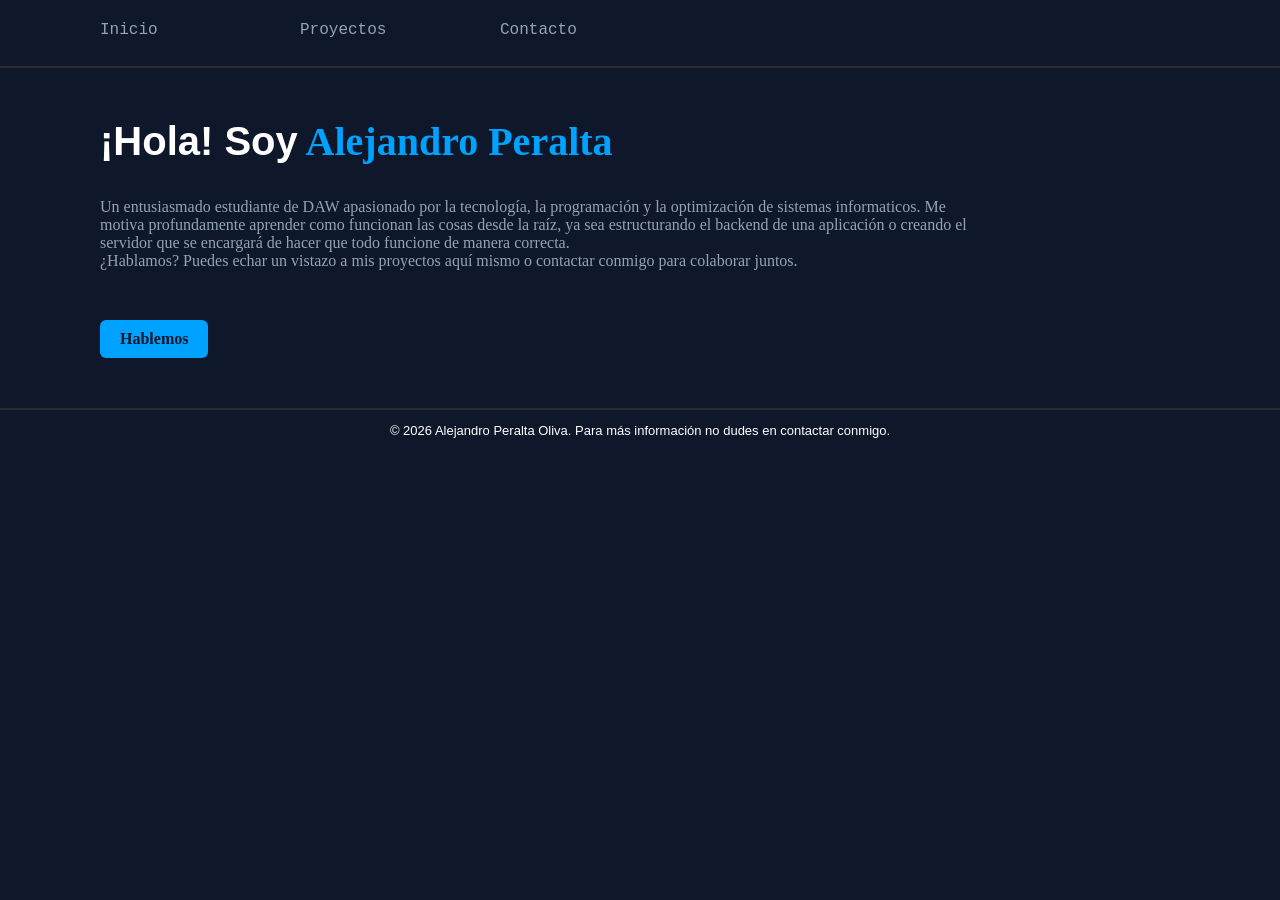
<file: Blog Personal/index.html>
<!DOCTYPE html>
<html lang="en">
<head>
    <meta charset="UTF-8">
    <meta name="viewport" content="width=device-width, initial-scale=1.0">
    <title>Blog Personal</title>
    <link rel="stylesheet" href="css/style.css">
    <link rel="icon" href="assets/Logo.png" type="image/png">
</head>

<header class="cabecera">
    
    <!--Creamos el navegador-->
    <nav class="navegador">
         <ul class="menu">
            <li><a href="#inicio" class="enlaces_navegador">Inicio</a></li>
            <li><a href="#proyectos" class="enlaces_navegador">Proyectos</a></li>
            <li><a href="#contacto" class="enlaces_navegador">Contacto</a></li>
        </ul>
    </nav>

</header>

<body>

    <section id="inicio">
        
    <h1 class="titulo">¡Hola! Soy<span> Alejandro Peralta</span></h1>

    <!-- Texto de introducción -->
    <p class="texto_introduccion">
    Un entusiasmado estudiante de DAW apasionado por la tecnología, la programación y la optimización de sistemas informaticos. Me motiva profundamente aprender como funcionan las cosas desde la raíz, ya sea estructurando el backend de una aplicación o creando el servidor que se encargará de hacer que todo funcione de manera correcta.<br>

    ¿Hablamos? Puedes echar un vistazo a mis proyectos aquí mismo o contactar conmigo para colaborar juntos. <br>
    </p>

    <!-- Botón que accede a la sección contacto -->
     <a href="#contacto" class="btn-contacto">Hablemos</a>
   
    </section>

    <section id="proyectos">

        <div class="web"></div>

        <div class="app"></div>

        <div class="server"></div>

    </section>


</body>

    <!-- Footer y contacto -->

<footer class="footer">
    <p id="texto_final">© 2026 Alejandro Peralta Oliva. Para más información no dudes en contactar conmigo.</p>
</footer>

</html>
</file>
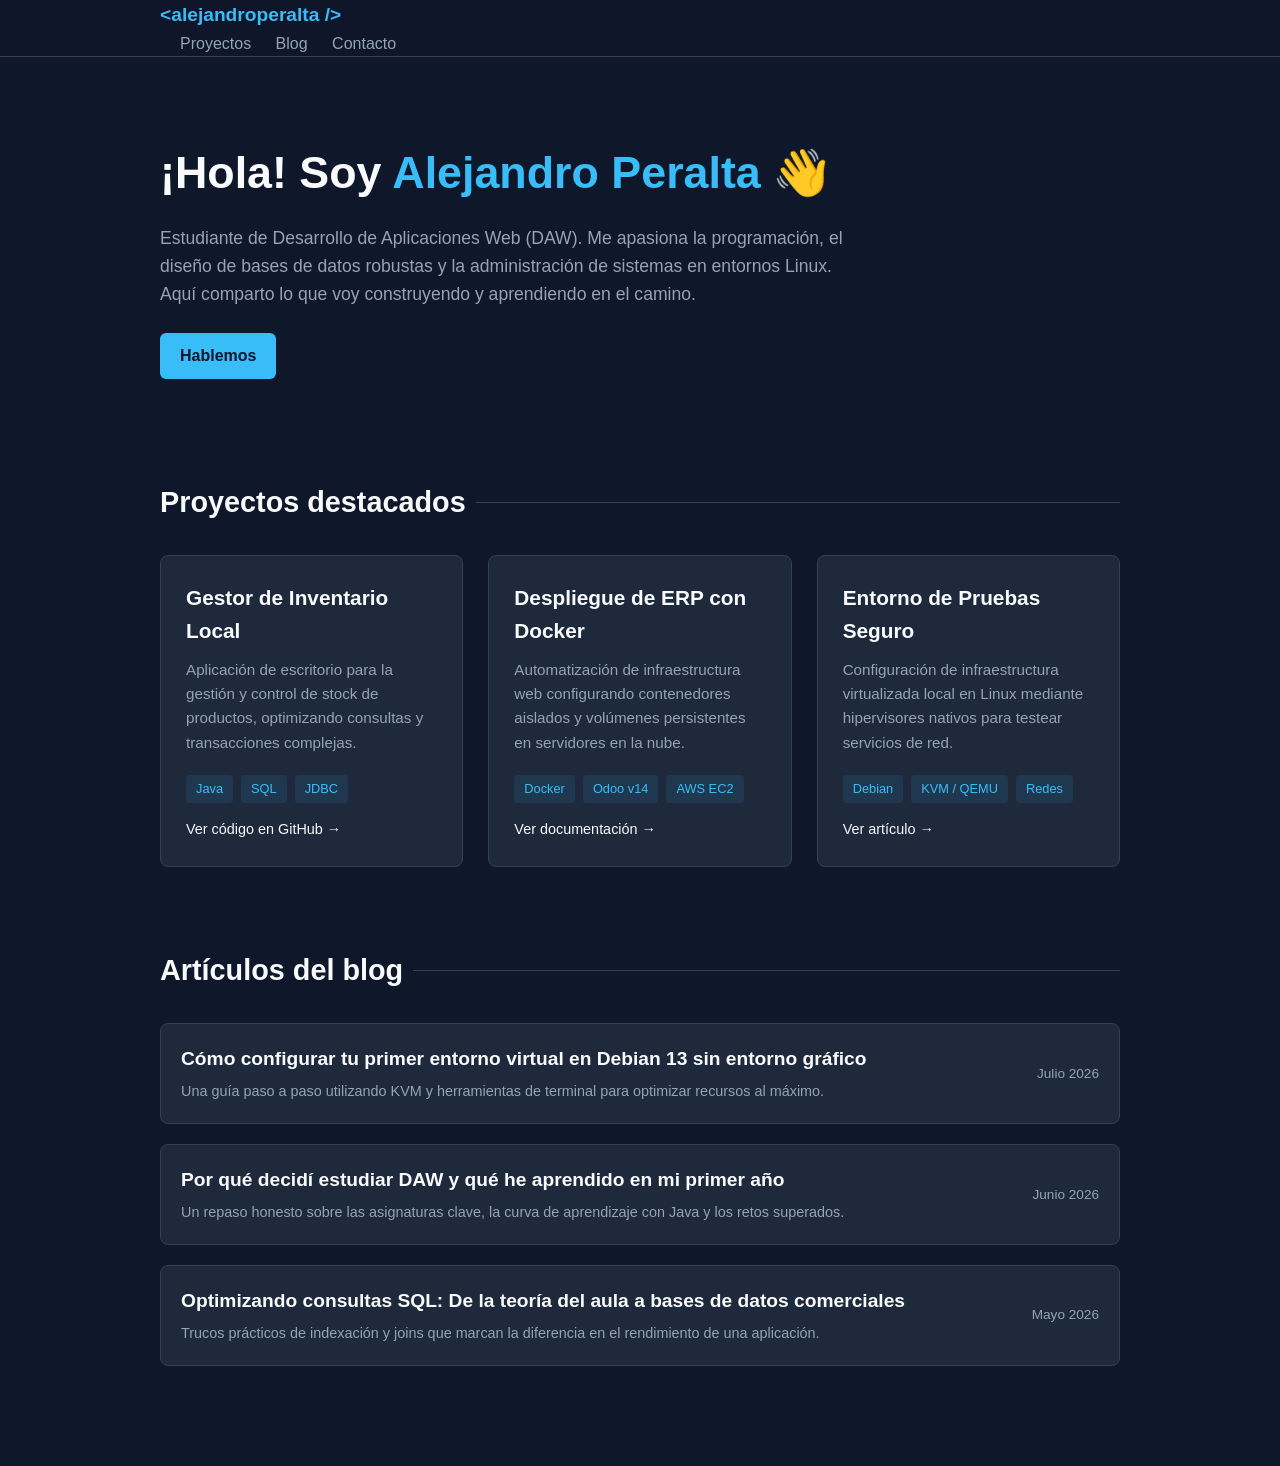
<file: Blog Personal/IA.html>
<!DOCTYPE html>
<html lang="es">
<head>
    <meta charset="UTF-8">
    <meta name="viewport" content="width=device-width, initial-scale=1.0">
    <title>Alejandro Peralta | Blog & Porfolio</title>
    <style>
        /* --- VARIABLES DE COLOR (Tema Oscuro/Tech) --- */
        :root {
            --bg-principal: #0f172a;
            --bg-tarjeta: #1e293b;
            --texto-principal: #f8fafc;
            --texto-secundario: #94a3b8;
            --color-acento: #38bdf8;
            --color-acento-hover: #0ea5e9;
            --borde: #334155;
        }

        /* --- ESTILOS GENERALES --- */
        * {
            box-sizing: border-box;
            margin: 0;
            padding: 0;
        }

        body {
            font-family: -apple-system, BlinkMacSystemFont, "Segoe UI", Roboto, Helvetica, Arial, sans-serif;
            background-color: var(--bg-principal);
            color: var(--texto-principal);
            line-height: 1.6;
            padding-bottom: 60px;
        }

        .contenedor {
            max-width: 1000px;
            margin: 0 auto;
            padding: 0 20px;
        }

        /* --- CABECERA / NAV --- */
        header {
            border-bottom: 1px solid var(--borde);
            backdrop-filter: blur(8px);
            position: sticky;
            top: 0;
            background-color: rgba(15, 23, 42, 0.8);
            z-index: 100;
        }

        nav {
            display: flex;
            justify-content: space-between;
            align-items: center;
            height: 70px;
        }

        .logo {
            font-weight: 700;
            font-size: 1.2rem;
            color: var(--color-acento);
            text-decoration: none;
        }

        .enlaces-nav a {
            color: var(--texto-secundario);
            text-decoration: none;
            margin-left: 20px;
            font-weight: 500;
            transition: color 0.3s;
        }

        .enlaces-nav a:hover {
            color: var(--color-acento);
        }

        /* --- SECCIÓN INTRODUCCIÓN --- */
        .seccion-intro {
            padding: 80px 0 60px 0;
        }

        .seccion-intro h1 {
            font-size: 2.8rem;
            margin-bottom: 15px;
        }

        .seccion-intro h1 span {
            color: var(--color-acento);
        }

        .seccion-intro p {
            color: var(--texto-secundario);
            font-size: 1.1rem;
            max-width: 700px;
            margin-bottom: 25px;
        }

        /* --- BOTONES --- */
        .btn {
            display: inline-block;
            background-color: var(--color-acento);
            color: var(--bg-principal);
            padding: 10px 20px;
            border-radius: 6px;
            text-decoration: none;
            font-weight: 600;
            transition: background-color 0.3s;
        }

        .btn:hover {
            background-color: var(--color-acento-hover);
        }

        /* --- TITULARES DE SECCIÓN --- */
        .titulo-seccion {
            font-size: 1.8rem;
            margin-bottom: 30px;
            display: flex;
            align-items: center;
            gap: 10px;
        }

        .titulo-seccion::after {
            content: "";
            flex-grow: 1;
            height: 1px;
            background-color: var(--borde);
        }

        /* --- REJILLA DE PROYECTOS --- */
        .seccion-proyectos {
            padding: 40px 0;
        }

        .grid-proyectos {
            display: grid;
            grid-template-columns: repeat(auto-fit, minmax(300px, 1fr));
            gap: 25px;
        }

        .tarjeta-proyecto {
            background-color: var(--bg-tarjeta);
            border: 1px solid var(--borde);
            border-radius: 8px;
            padding: 25px;
            display: flex;
            flex-direction: column;
            justify-content: space-between;
            transition: transform 0.3s, border-color 0.3s;
        }

        .tarjeta-proyecto:hover {
            transform: translateY(-5px);
            border-color: var(--color-acento);
        }

        .tarjeta-proyecto h3 {
            margin-bottom: 10px;
            font-size: 1.3rem;
        }

        .tarjeta-proyecto p {
            color: var(--texto-secundario);
            font-size: 0.95rem;
            margin-bottom: 20px;
            flex-grow: 1;
        }

        .tags {
            display: flex;
            flex-wrap: wrap;
            gap: 8px;
            margin-bottom: 15px;
        }

        .tag {
            background-color: rgba(56, 189, 248, 0.1);
            color: var(--color-acento);
            padding: 4px 10px;
            border-radius: 4px;
            font-size: 0.8rem;
            font-weight: 500;
        }

        .enlace-proyecto {
            color: var(--texto-principal);
            text-decoration: none;
            font-weight: 500;
            font-size: 0.9rem;
            display: inline-flex;
            align-items: center;
            gap: 5px;
        }

        .enlace-proyecto:hover {
            color: var(--color-acento);
        }

        /* --- SECCIÓN BLOG (ENTRADAS RECIENTES) --- */
        .seccion-blog {
            padding: 40px 0;
        }

        .lista-entradas {
            display: flex;
            flex-direction: column;
            gap: 20px;
        }

        .tarjeta-entrada {
            background-color: var(--bg-tarjeta);
            border: 1px solid var(--borde);
            border-radius: 8px;
            padding: 20px;
            display: flex;
            justify-content: space-between;
            align-items: center;
            text-decoration: none;
            color: inherit;
            transition: border-color 0.3s;
        }

        .tarjeta-entrada:hover {
            border-color: var(--color-acento);
        }

        .info-entrada h3 {
            font-size: 1.2rem;
            margin-bottom: 5px;
        }

        .info-entrada p {
            color: var(--texto-secundario);
            font-size: 0.9rem;
        }

        .fecha-entrada {
            color: var(--texto-secundario);
            font-size: 0.85rem;
            white-space: nowrap;
            margin-left: 20px;
        }

        /* --- RESPONSIVE --- */
        @media (max-width: 600px) {
            .seccion-intro h1 { font-size: 2.2rem; }
            .tarjeta-entrada { flex-direction: column; align-items: flex-start; gap: 10px; }
            .fecha-entrada { margin-left: 0; }
        }
    </style>
</head>
<body>

    <!-- CABECERA -->
    <header>
        <div class="contenedor nav">
            <a href="#" class="logo">&lt;alejandroperalta /&gt;</a>
            <div class="enlaces-nav">
                <a href="#proyectos">Proyectos</a>
                <a href="#blog">Blog</a>
                <a href="#contacto">Contacto</a>
            </div>
        </div>
    </header>

    <main class="contenedor">
        
        <!-- INTRODUCCIÓN -->
        <section class="seccion-intro">
            <h1>¡Hola! Soy <span>Alejandro Peralta</span> 👋</h1>
            <p>
                Estudiante de Desarrollo de Aplicaciones Web (DAW). Me apasiona la programación, 
                el diseño de bases de datos robustas y la administración de sistemas en entornos Linux. 
                Aquí comparto lo que voy construyendo y aprendiendo en el camino.
            </p>
            <a href="#contacto" class="btn">Hablemos</a>
        </section>

        <!-- SECCIÓN PROYECTOS -->
        <section id="proyectos" class="seccion-proyectos">
            <h2 class="titulo-seccion">Proyectos destacados</h2>
            
            <div class="grid-proyectos">
                <!-- Proyecto 1 -->
                <div class="tarjeta-proyecto">
                    <div>
                        <h3>Gestor de Inventario Local</h3>
                        <p>Aplicación de escritorio para la gestión y control de stock de productos, optimizando consultas y transacciones complejas.</p>
                        <div class="tags">
                            <span class="tag">Java</span>
                            <span class="tag">SQL</span>
                            <span class="tag">JDBC</span>
                        </div>
                    </div>
                    <a href="#" class="enlace-proyecto">Ver código en GitHub →</a>
                </div>

                <!-- Proyecto 2 -->
                <div class="tarjeta-proyecto">
                    <div>
                        <h3>Despliegue de ERP con Docker</h3>
                        <p>Automatización de infraestructura web configurando contenedores aislados y volúmenes persistentes en servidores en la nube.</p>
                        <div class="tags">
                            <span class="tag">Docker</span>
                            <span class="tag">Odoo v14</span>
                            <span class="tag">AWS EC2</span>
                        </div>
                    </div>
                    <a href="#" class="enlace-proyecto">Ver documentación →</a>
                </div>

                <!-- Proyecto 3 -->
                <div class="tarjeta-proyecto">
                    <div>
                        <h3>Entorno de Pruebas Seguro</h3>
                        <p>Configuración de infraestructura virtualizada local en Linux mediante hipervisores nativos para testear servicios de red.</p>
                        <div class="tags">
                            <span class="tag">Debian</span>
                            <span class="tag">KVM / QEMU</span>
                            <span class="tag">Redes</span>
                        </div>
                    </div>
                    <a href="#" class="enlace-proyecto">Ver artículo →</a>
                </div>
            </div>
        </section>

        <!-- SECCIÓN BLOG -->
        <section id="blog" class="seccion-blog">
            <h2 class="titulo-seccion">Artículos del blog</h2>
            
            <div class="lista-entradas">
                <!-- Entrada 1 -->
                <a href="#" class="tarjeta-entrada">
                    <div class="info-entrada">
                        <h3>Cómo configurar tu primer entorno virtual en Debian 13 sin entorno gráfico</h3>
                        <p>Una guía paso a paso utilizando KVM y herramientas de terminal para optimizar recursos al máximo.</p>
                    </div>
                    <div class="fecha-entrada">Julio 2026</div>
                </a>

                <!-- Entrada 2 -->
                <a href="#" class="tarjeta-entrada">
                    <div class="info-entrada">
                        <h3>Por qué decidí estudiar DAW y qué he aprendido en mi primer año</h3>
                        <p>Un repaso honesto sobre las asignaturas clave, la curva de aprendizaje con Java y los retos superados.</p>
                    </div>
                    <div class="fecha-entrada">Junio 2026</div>
                </a>

                <!-- Entrada 3 -->
                <a href="#" class="tarjeta-entrada">
                    <div class="info-entrada">
                        <h3>Optimizando consultas SQL: De la teoría del aula a bases de datos comerciales</h3>
                        <p>Trucos prácticos de indexación y joins que marcan la diferencia en el rendimiento de una aplicación.</p>
                    </div>
                    <div class="fecha-entrada">Mayo 2026</div>
                </a>
            </div>
        </section>

    </main>

</body>
</html>
</file>
<file: Blog Personal/css/style.css>
:root{
    --gris: #94a3b8;
    --fondo: #0f172a; 
    --tarjetas: #1d283a;
    --enlace: #0000ff;
    --btn: #00a2ff;
    --borde: #2b2b2b;
    --fnt-footer: 'Segoe UI', Tahoma, Geneva, Verdana, sans-serif; 
    --fnt-text: Cambria, Cochin, Georgia, Times, 'Times New Roman', serif;
    --fnt-nav: 'Courier New', Courier, monospace;
    --fnt-titulo: 'Segoe UI', Tahoma, Geneva, Verdana, sans-serif;
}

html {
    scroll-behavior: smooth; /*Página se mueve de manera suave*/
    scroll-padding-top: 70px;
    color: white;
}

body {
    font-family: var(--fnt-text);
    margin: 0;
    background-color: var(--fondo);
}

/* --- cabecera --- */


.navegador {
    width: 100%;
    height: 50px;
    z-index: 1000;
    background-color: var(--fondo);
    border-bottom: var(--borde) 2px solid;
}

.menu {
    list-style: none;
    display: grid;
    grid-template-columns: repeat(3, 100px);
    gap: 100px;
    padding-top: 5px;
    padding-left: 100px;
    font-family: var(--fnt-nav);
}

nav a {
    text-decoration: none;
    color: var(--gris);
}
nav a:hover {
    color: white;
}

/* --- body --- */

/* --- inicio --- */

.titulo {
    margin-left: 100px;
    margin-top: 50px;
    font-size: 40px;
    font-family: var(--fnt-titulo);
}

span {
    font-family: var(--fnt-text);
    color: var(--btn);
}

.texto_introduccion {
    color: var(--gris);
    margin-left: 100px;
    margin-right: 300px;
    margin-bottom: 50px;
    display: flex;
}

.btn-contacto {
    display: inline-block;
    background-color: var(--btn);
    color: var(--fondo);
    padding: 10px 20px;
    border-radius: 6px;
    text-decoration: none;
    font-weight: 600;
    transition: background-color 0.3s;
    margin-left: 100px;
}

/* --- Proyectos --- */
.web {

}

.app {

}

.server {
    
}

/* --- pie de página --- */

.footer {
    margin-top: 50px;
    width: auto;
    height: 600 px;
    background-color: var(--fondo);
    font-family: var(--fnt-footer);
    font-size: small;
    display: flex;
    justify-content: center;
    border-top: var(--borde) 2px solid;
}
</file>
